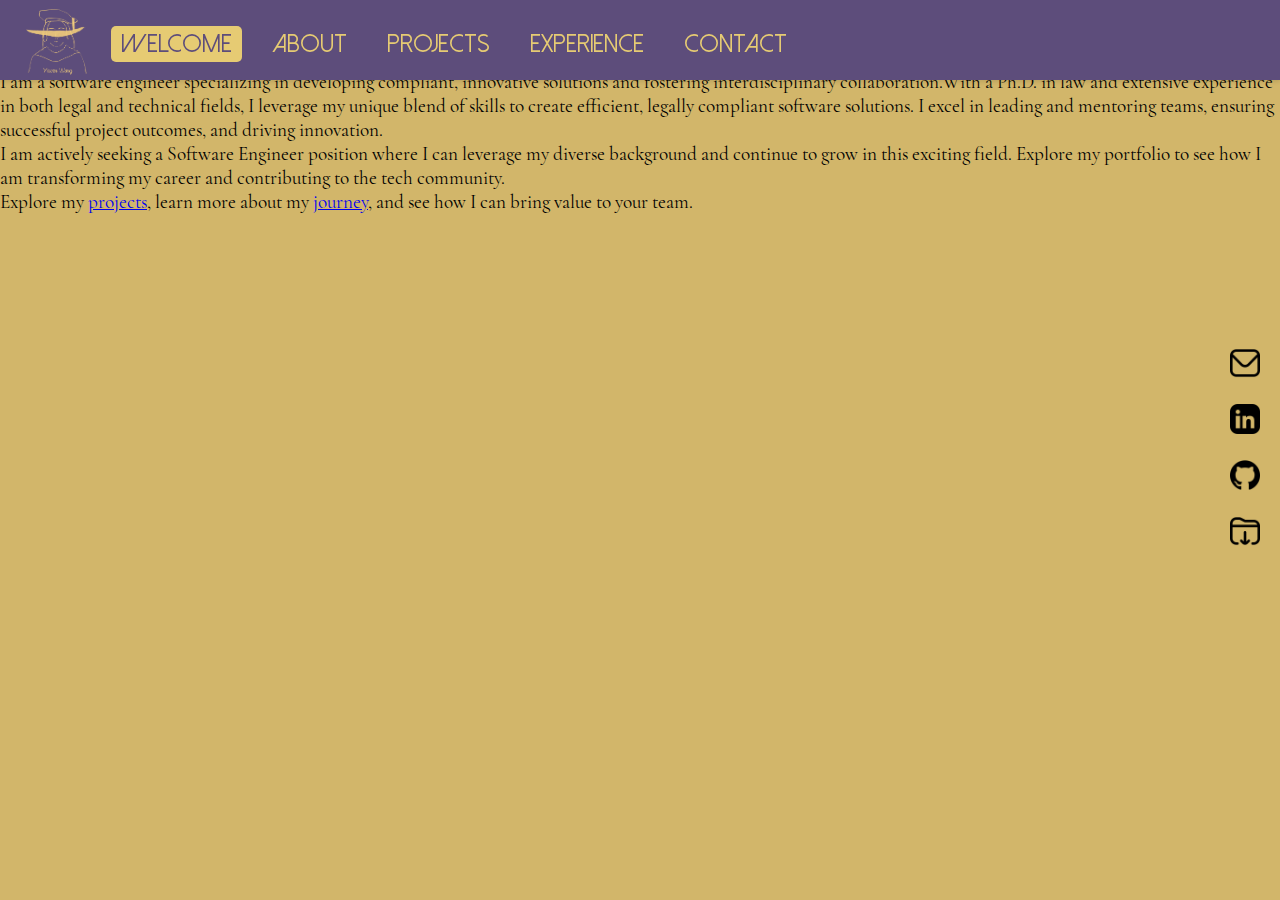
<file: index.html>
<!DOCTYPE html>
<html lang="en">

<head>
    <meta charset="UTF-8">
    <meta name="viewport" content="width=device-width, initial-scale=1.0">
    <title>Yiwen's E-Portfolio</title>
    <link rel="stylesheet" href="css/common.css">
    <link rel="stylesheet" href="css/home.css">
</head>

<body>
    <header>
        <img src="assets/logo.png" alt="Logo" class="logo">
        <div class="nav-text-container">
            <nav>
                <ul>
                    <li><a href="index.html" class="active">Welcome</a></li>
                    <li><a href="about.html">About</a></li>
                    <li><a href="projects.html">Projects</a></li>
                    <li><a href="techJourney.html">experience</a></li>
                    <li><a href="contact.html">contact</a></li>
                </ul>
            </nav>
        </div>
    </header>
    <aside>
        <a href="mailto:emelina.neu@gmail.com" data-hover="Email"><img src="assets/email.png" alt="Email"></a>
        <a href="https://www.linkedin.com/in/emelinaw/" data-hover="LinkedIn"><img src="assets/linkedin.png"
                alt="LinkedIn"></a>
        <a href="https://github.com/YiwenW312" data-hover="GitHub"><img src="assets/github.png" alt="GitHub"></a>
        <a href="assets/Yiwen_Wang_Resume.pdf" download data-hover="Download Resume"><img src="assets/document.png"
                alt="Resume"></a>
    </aside>
    <main>
        <div class="watermark"></div>
        <h1>Hi, I'm Yiwen and I'm a</h1>
        <h1-1>Software Engineer</h1-1>
        <p>
            I am a software engineer specializing in developing compliant, innovative solutions and fostering
            interdisciplinary collaboration.With a Ph.D. in law and extensive experience in both legal and technical
            fields, I leverage my unique blend of skills to create efficient, legally compliant software solutions. I
            excel in leading and mentoring teams, ensuring successful project outcomes, and driving innovation.
        </p>
        <p>
            I am actively seeking a Software Engineer position where I can leverage my diverse background and continue
            to grow in this exciting field. Explore my portfolio to see how I am transforming my career and contributing
            to the tech community.
        </p>
        <p>
            Explore my <a href="projects.html">projects</a>, learn more about my <a href="techJourney.html">journey</a>, and see how I can bring
            value to your team. 
        </p>
    </main>
</body>

</html>
</file>
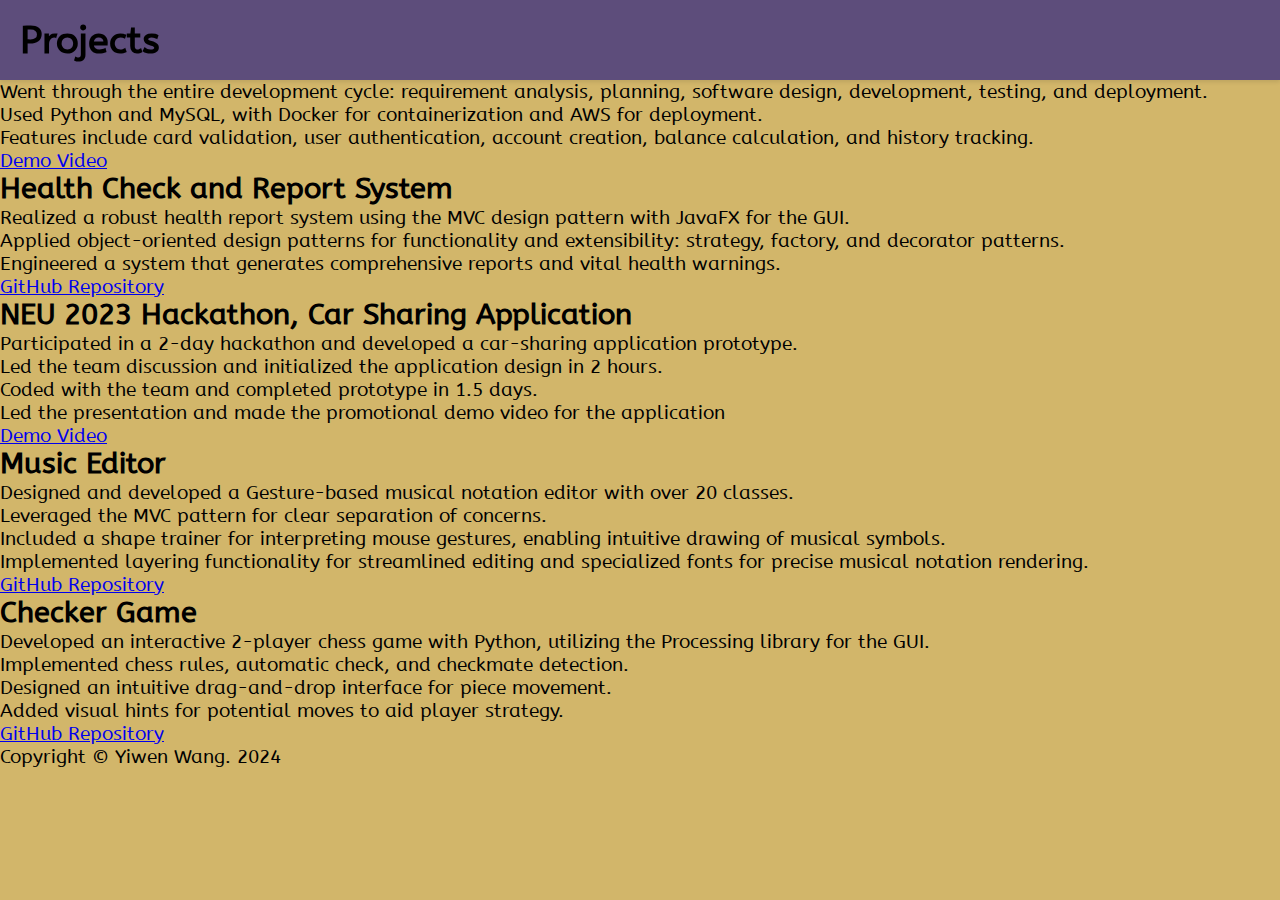
<file: projects/index.html>
<!DOCTYPE html>
<html lang="en">
<head>
    <meta charset="UTF-8">
    <meta name="viewport" content="width=device-width, initial-scale=1.0">
    <title>Yiwen's Projects</title>
    <link rel="stylesheet" href="../css/common.css">
    <link rel="stylesheet" href="../css/projects.css">
</head>
<body>

<div class="grid-container">
    <nav class="navbar">
        <a href="../index.html">Home</a>
        <a href="index.html" class="active">Projects</a>
        <a href="../contact/index.html">Contact</a>
        <a href="../additional/index.html">Fun Facts</a>
    </nav>

    <header class="header">
        <h1>Projects</h1>
    </header>

    <div class="content">
        <section class="project">
            <h2>Online Payment Platform</h2>
            <ul>
                <li>Developed an online payment platform prototype during the Foundation of Software Development course.</li>
                <li>Went through the entire development cycle: requirement analysis, planning, software design, development, testing, and deployment.</li>
                <li>Used Python and MySQL, with Docker for containerization and AWS for deployment.</li>
                <li>Features include card validation, user authentication, account creation, balance calculation, and history tracking.</li>
                <li><a href="https://www.youtube.com/watch?v=UUgq4tRaCn0" target="_blank">Demo Video</a></li>
            </ul>
        </section>
    
        <section class="project">
            <h2>Health Check and Report System</h2>
            <ul>
                <li>Realized a robust health report system using the MVC design pattern with JavaFX for the GUI.</li>
                <li>Applied object-oriented design patterns for functionality and extensibility: strategy, factory, and decorator patterns.</li>
                <li>Engineered a system that generates comprehensive reports and vital health warnings.</li>
                <li><a href="https://github.com/YiwenW312/iSeeHealth" target="_blank">GitHub Repository</a></li>
            </ul>
        </section>

        <section class="project">
            <h2>NEU 2023 Hackathon, Car Sharing Application</h2>
            <ul>
                <li>Participated in a 2-day hackathon and developed a car-sharing application prototype.</li>
                <li>Led the team discussion and initialized the application design in 2 hours. </li>
                <li>Coded with the team and completed prototype in 1.5 days.</li>
                <li>Led the presentation and made the promotional demo video for the application</li>
                <li><a href="https://youtu.be/l_4FXYJNsN4" target="_blank">Demo Video</a></li>
            </ul>
        </section>
    
        <section class="project">
            <h2>Music Editor</h2>
            <ul>
                <li>Designed and developed a Gesture-based musical notation editor with over 20 classes.</li>
                <li>Leveraged the MVC pattern for clear separation of concerns.</li>
                <li>Included a shape trainer for interpreting mouse gestures, enabling intuitive drawing of musical symbols.</li>
                <li>Implemented layering functionality for streamlined editing and specialized fonts for precise musical notation rendering.</li>
                <li><a href="https://github.com/YiwenW312/MusicEditor" target="_blank">GitHub Repository</a></li>
            </ul>
        </section>
    
        <section class="project">
            <h2>Checker Game</h2>
            <ul>
                <li>Developed an interactive 2-player chess game with Python, utilizing the Processing library for the GUI.</li>
                <li>Implemented chess rules, automatic check, and checkmate detection.</li>
                <li>Designed an intuitive drag-and-drop interface for piece movement.</li>
                <li>Added visual hints for potential moves to aid player strategy.</li>
                <li><a href="https://github.com/YiwenW312/CheckerGame" target="_blank">GitHub Repository</a></li>
            </ul>
        </section>
    </div>


    <footer class="footer">
        <p>Copyright © Yiwen Wang. 2024</p>
    </footer>
</div>

</body>
</html>
</file>
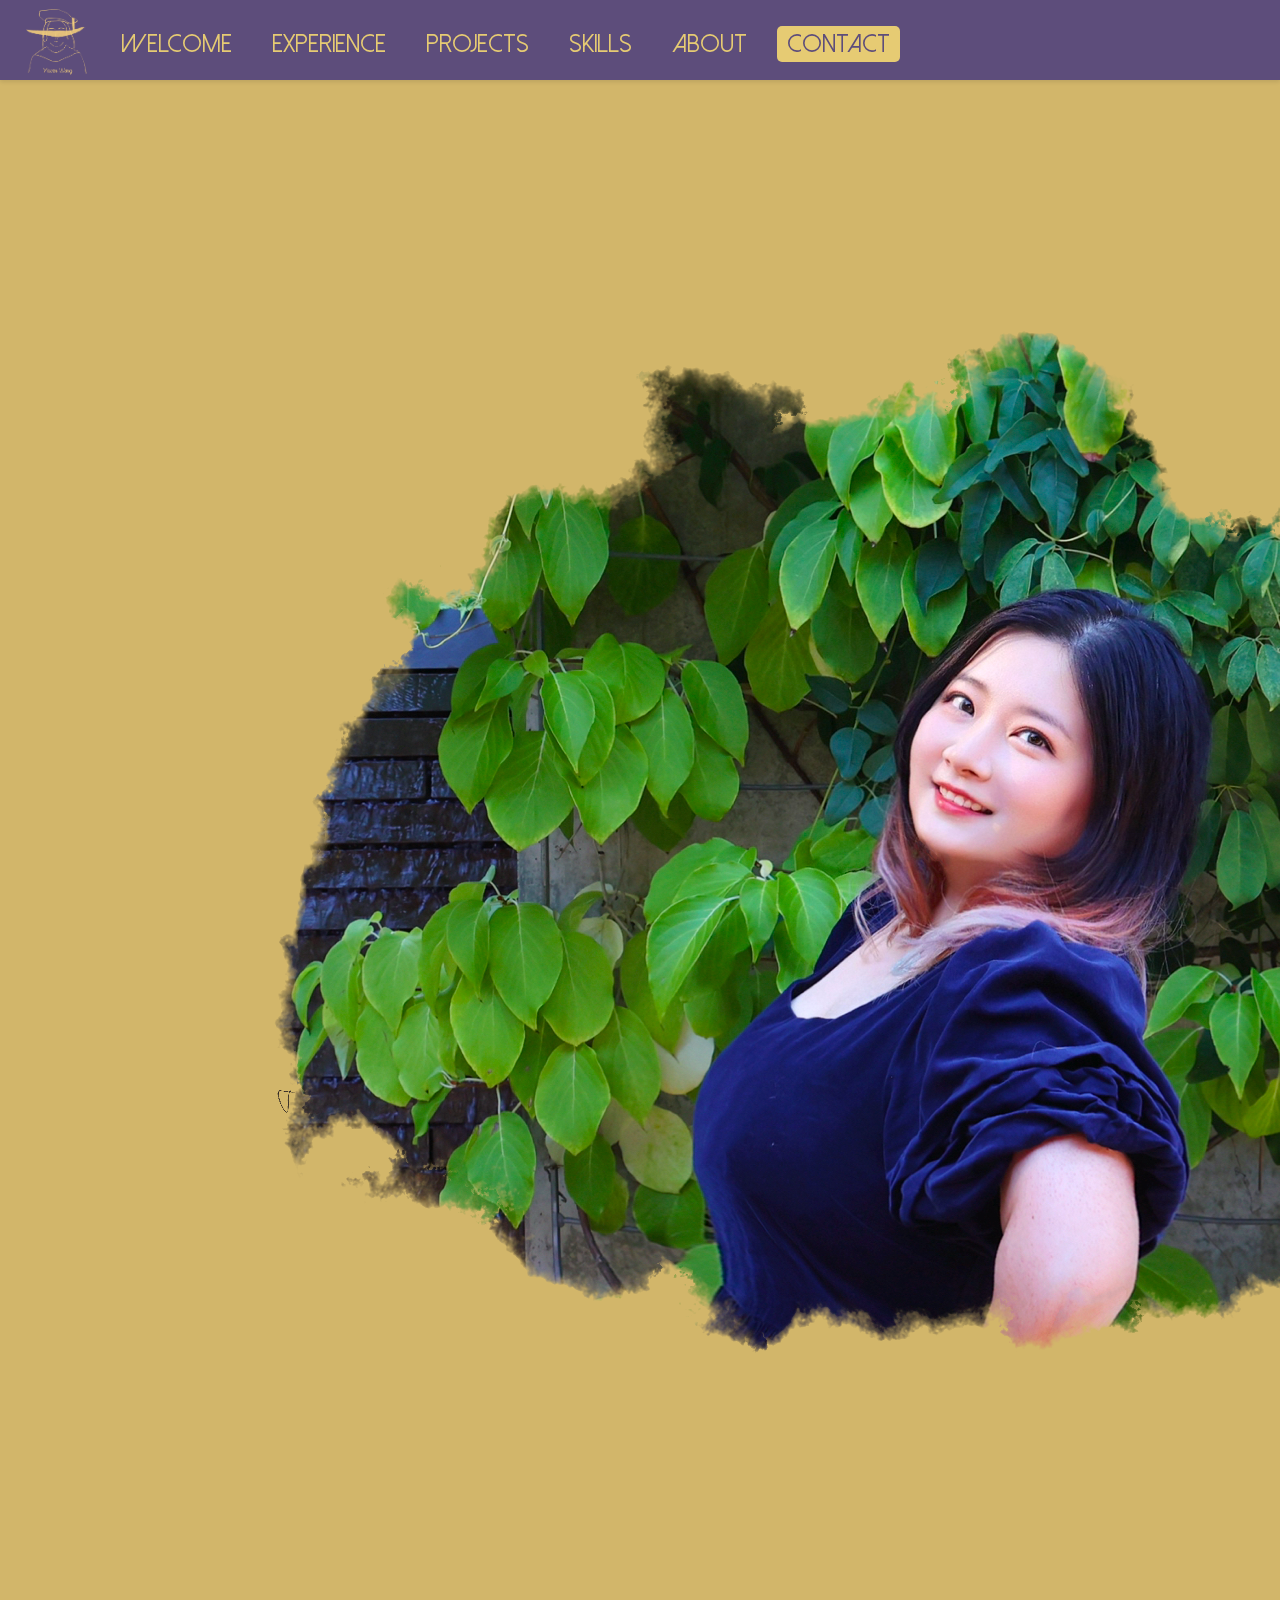
<file: contact.html>
<!DOCTYPE html>
<html lang="en">
<head>
    <meta charset="UTF-8">
    <meta name="viewport" content="width=device-width, initial-scale=1.0">
    <title>Contact Me, Hire Me</title>
    <link rel="stylesheet" href="css/common.css">
    <link rel="stylesheet" href="css/contact.css">
</head>
<body>
    <header>
        <img src="assets/logo.png" alt="Logo" class="logo">
        <div class="nav-text-container">
            <div class="menu-icon" onclick="toggleMenu()">☰</div>
            <nav>
                <ul>
                    <li><a href="index.html">Welcome</a></li>
                    <li><a href="techJourney.html">experience</a></li>
                    <li><a href="projects.html">Projects</a></li>
                    <li><a href="skills.html">skills</a></li>
                    <li><a href="about.html">About</a></li>
                    <li><a href="contact.html" class="active">contact</a></li>
                </ul>
            </nav>
            </div>
        </div>
    </header>
    <main>
        <div class="content">
            <div class="text-section">
                <h1>Keep in Touch & Hire Me!</h1>
                <button class="contact-button" onclick="window.location.href='mailto:emelina.neu@gmail.com'">Email</button>
                <button class="contact-button" onclick="window.location.href='https://www.linkedin.com/in/emelinaw/'">LinkedIn</button>
                <button class="contact-button" onclick="window.location.href='https://github.com/YiwenW312'">GitHub</button>
                <button class="contact-button" onclick="window.location.href='assets/Yiwen_Wang_Resume.pdf'">Resume</button>
            </div>
            <div class="image-section">
                <img src="assets/homepageimg.png" alt="Yiwen's Photo">
            </div>
        </div>
    </main>
    <script>
        function toggleMenu() {
            const nav = document.querySelector('nav');
            nav.classList.toggle('active');
        }
    </script>
</body>
</html>
</file>
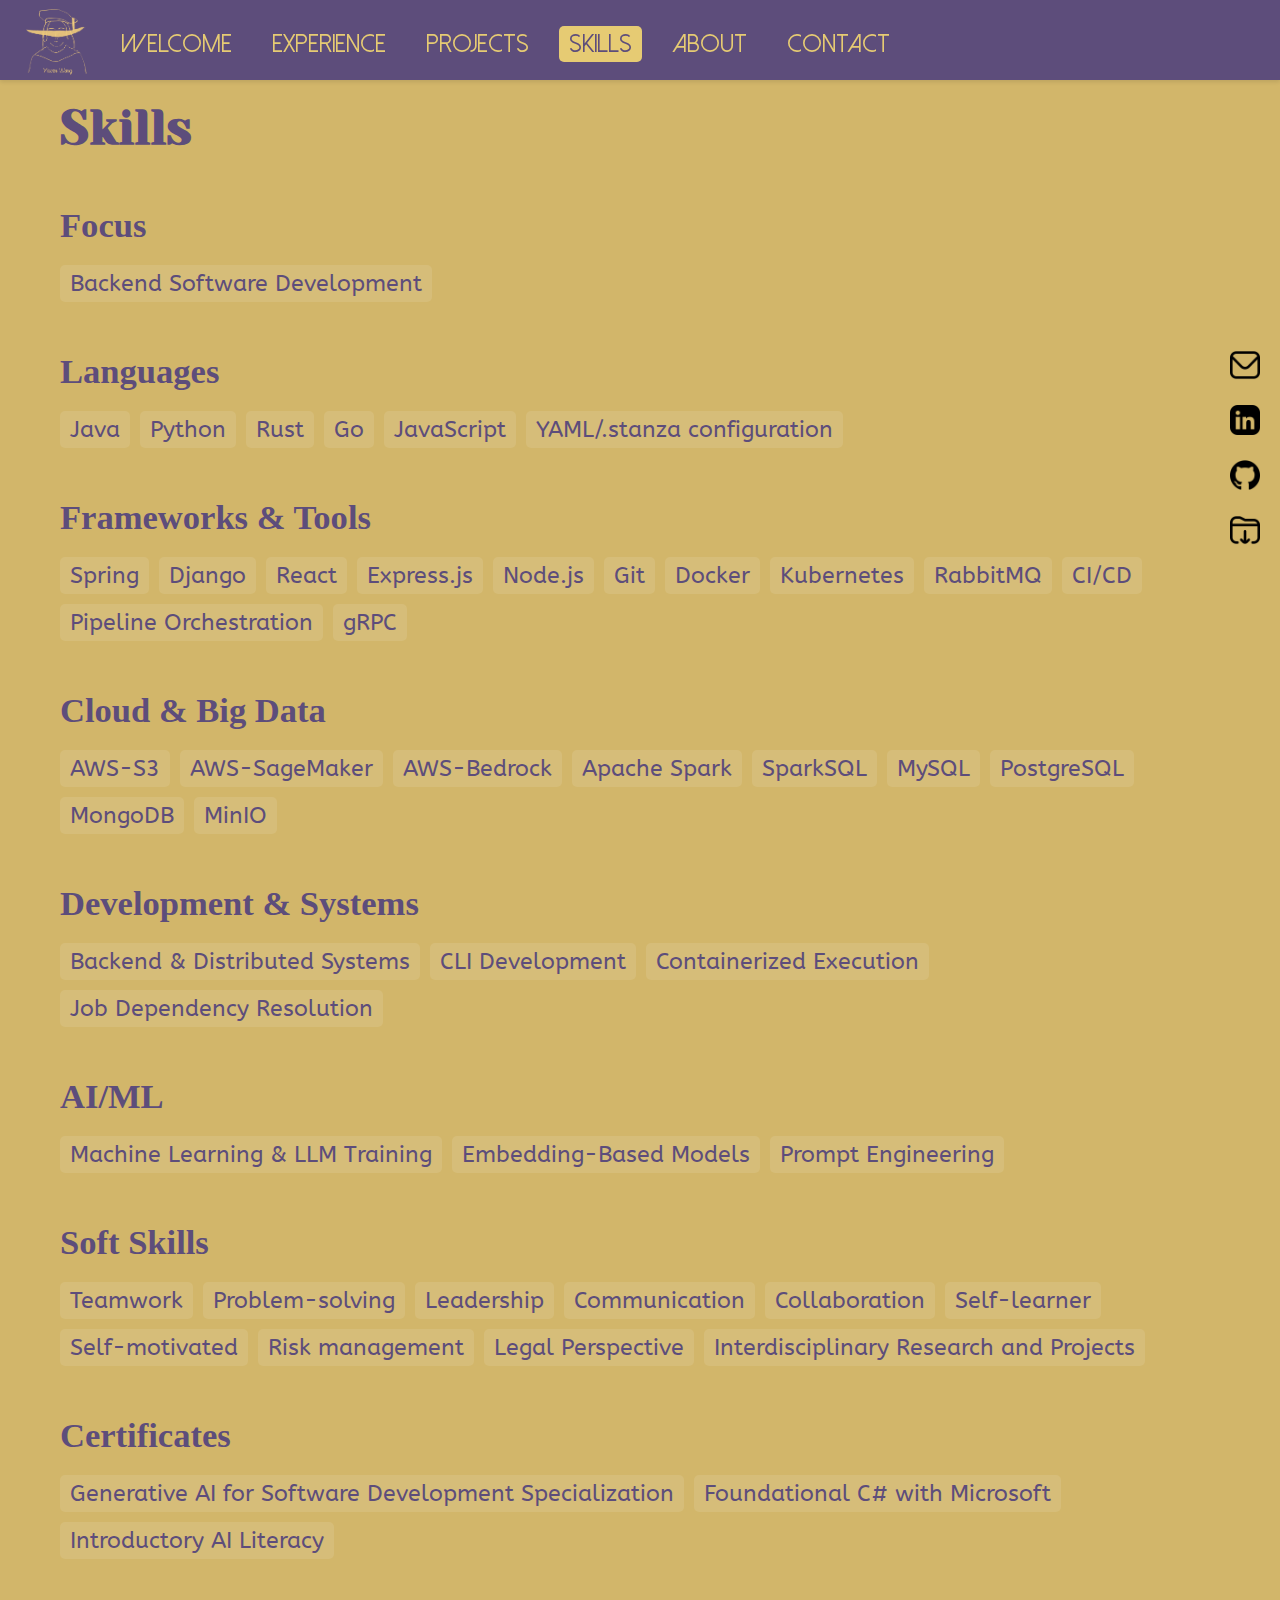
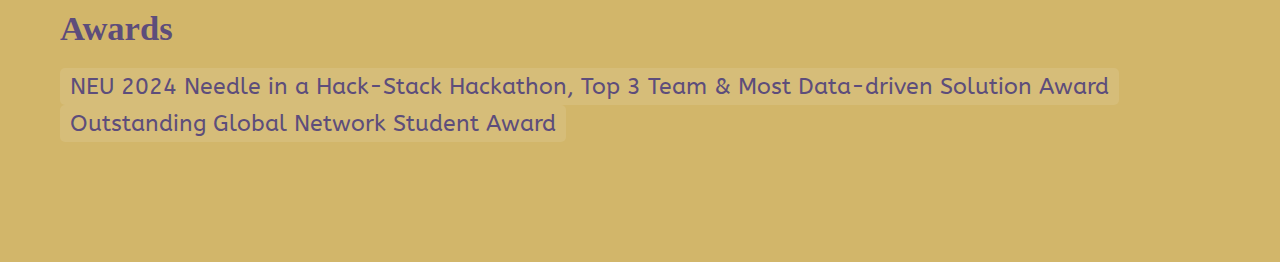
<file: skills.html>
<!DOCTYPE html>
<html lang="en">
<head>
    <meta charset="UTF-8">
    <meta name="viewport" content="width=device-width, initial-scale=1.0">
    <title>Yiwen's Skills</title>
    <link rel="stylesheet" href="css/common.css">
    <link rel="stylesheet" href="css/skills.css">
</head>
<body>
    <header>
        <img src="assets/logo.png" alt="Logo" class="logo">
        <div class="nav-text-container">
            <div class="menu-icon" onclick="toggleMenu()">☰</div>
            <nav>
                <ul>
                    <li><a href="index.html">Welcome</a></li>
                    <li><a href="techJourney.html">Experience</a></li>
                    <li><a href="projects.html">Projects</a></li>
                    <li><a href="skills.html" class="active">Skills</a></li>
                    <li><a href="about.html">About</a></li>
                    <li><a href="contact.html">Contact</a></li>
                </ul>
            </nav>
            </div>
        </div>
    </header>
    <aside>
        <a href="mailto:emelina.neu@gmail.com" data-hover="Email"><img src="assets/email.png" alt="Email"></a>
        <a href="https://www.linkedin.com/in/emelinaw/" data-hover="LinkedIn"><img src="assets/linkedin.png"
                alt="LinkedIn"></a>
        <a href="https://github.com/YiwenW312" data-hover="GitHub"><img src="assets/github.png" alt="GitHub"></a>
        <a href="assets/Yiwen_Wang_Resume.pdf" download data-hover="Download Resume"><img src="assets/document.png"
                alt="Resume"></a>
    </aside>
    <main>
        <section class="skills-section">
            <h1>Skills</h1>
            <div class="skill-category">
                <h2>Focus</h2>
                <div class="tags">
                    <span class="tag">Backend Software Development</span>
                </div>
            </div>
            <div class="skill-category">
                <h2>Languages</h2>
                <div class="tags">
                    <span class="tag">Java</span>
                    <span class="tag">Python</span>
                    <span class="tag">Rust</span>
                    <span class="tag">Go</span>
                    <span class="tag">JavaScript</span>
                    <span class="tag">YAML/.stanza configuration</span>
                </div>
            </div>
            <div class="skill-category">
                <h2>Frameworks & Tools</h2>
                <div class="tags">
                    <span class="tag">Spring</span>
                    <span class="tag">Django</span>
                    <span class="tag">React</span>
                    <span class="tag">Express.js</span>
                    <span class="tag">Node.js</span>
                    <span class="tag">Git</span>
                    <span class="tag">Docker</span>
                    <span class="tag">Kubernetes</span>
                    <span class="tag">RabbitMQ</span>
                    <span class="tag">CI/CD</span>
                    <span class="tag">Pipeline Orchestration</span>
                    <span class="tag">gRPC</span>
                </div>
            </div>
            <div class="skill-category">
                <h2>Cloud & Big Data</h2>
                <div class="tags">
                    <span class="tag">AWS-S3</span>
                    <span class="tag">AWS-SageMaker</span>
                    <span class="tag">AWS-Bedrock</span>
                    <span class="tag">Apache Spark</span>
                    <span class="tag">SparkSQL</span>
                    <span class="tag">MySQL</span>
                    <span class="tag">PostgreSQL</span>
                    <span class="tag">MongoDB</span>
                    <span class="tag">MinIO</span>
                </div>
            </div>
            <div class="skill-category">
                <h2>Development & Systems</h2>
                <div class="tags">
                    <span class="tag">Backend & Distributed Systems</span>
                    <span class="tag">CLI Development</span>
                    <span class="tag">Containerized Execution</span>
                    <span class="tag">Job Dependency Resolution</span>
                </div>
            </div>
            <div class="skill-category">
                <h2>AI/ML</h2>
                <div class="tags">
                    <span class="tag">Machine Learning & LLM Training</span>
                    <span class="tag">Embedding-Based Models</span>
                    <span class="tag">Prompt Engineering</span>
                </div>
            </div>
            <div class="skill-category">
                <h2>Soft Skills</h2>
                <div class="tags">
                    <span class="tag">Teamwork</span>
                    <span class="tag">Problem-solving</span>
                    <span class="tag">Leadership</span>
                    <span class="tag">Communication</span>
                    <span class="tag">Collaboration</span>
                    <span class="tag">Self-learner</span>
                    <span class="tag">Self-motivated</span>
                    <span class="tag">Risk management</span>
                    <span class="tag">Legal Perspective</span>
                    <span class="tag">Interdisciplinary Research and Projects</span>
                </div>
            </div>
            <div class="skill-category">
                <h2>Certificates</h2>
                <div class="tags">
                    <a href="https://coursera.org/share/cb62327fc20a6ae7ab7476b9458ed793" class="tag">Generative AI for Software Development Specialization</a>
                    <a href="https://www.freecodecamp.org/certification/emelina/foundational-c-sharp-with-microsoft" class="tag">Foundational C# with Microsoft</a>
                    <a href="https://badgr.com/public/assertions/FI8esC24RCyLAB8X1JmWig" class="tag">Introductory AI Literacy</a>
                </div>
            </div>
            <div class="skill-category">
                <h2>Awards</h2>
                <div class="tags">
                    <a href="https://www.linkedin.com/posts/northeasternuniversityseattle_northeastern-university-students-use-seattle-activity-7189677113204002816-U3R1/?utm_source=share&utm_medium=member_desktop" class="tag">NEU 2024 Needle in a Hack-Stack Hackathon, Top 3 Team & Most Data-driven Solution Award</a>
                </div>
                <div class="tags">
                    <a href="https://www.khoury.northeastern.edu/banner-year-for-khoury-students-at-2025-university-convocation-awards/" class="tag">Outstanding Global Network Student Award</a>
                </div>
            </div>
        </section>
    </main>
    <script>
        function toggleMenu() {
            const nav = document.querySelector('nav');
            nav.classList.toggle('active');
        }
    </script>
</body>
</html>
</file>
<file: css/common.css>
* {
    margin: 0;
    padding: 0;
    box-sizing: border-box;
}

@font-face {
    font-family: 'Dolce Vita';
    src: url('../fonts/DolceVita.ttf') format('truetype');
}
@font-face {
    font-family: 'Poiret One';
    src: url('../fonts/PoiretOne-Regular.ttf') format('truetype');
}
@font-face {
    font-family: 'Seaside Resort NF';
    src: url('../fonts/Seaside_Resort_NF.ttf') format('truetype');
}
@font-face {
    font-family: 'Cormorant-Regular';
    src: url('../fonts/Cormorant-Regular.ttf') format('truetype');
}
@font-face {
    font-family: 'MontserratAlternates-BlackItalic';
    src: url('../fonts/MontserratAlternates-BlackItalic.ttf') format('truetype');
}
@font-face {
    font-family: 'YesevaOne-Regular';
    src: url('../fonts/YesevaOne-Regular.ttf') format('truetype');
}
@font-face {
    font-family: 'ABeeZee-Regular';
    src: url('../fonts/ABeeZee-Regular.ttf') format('truetype');
}

body {
    font-family: 'ABeeZee-Regular';
    background-color: rgb(210, 182, 106);
    font-size: 1.2em;
}

header {
    display: flex;
    align-items: center;
    padding: 0 20px;
    background-color: rgb(93, 77, 123);
    position: fixed;
    width: 100%;
    height: 80px;
    top: 0;
    z-index: 1000;
    box-shadow: 0 2px 4px rgba(0,0,0,0.1);
}

header .logo {
    height: 95%;
    margin-top: 1px;
    padding-right: 15px;
}

header .nav-text-container {
    display: flex;
    flex-direction: column;
    align-items: flex-end;
    justify-content: space-between;
    height: 100%; 
    margin-right: auto; 
}

header nav {
    margin-top: 30px; 
}

header nav ul {
    list-style: none;
    display: flex;
    gap: 20px;
    margin: 0;
    padding: 0;
}

header nav ul li {
    margin: 0;
}

header nav ul li a {
    text-decoration: none;
    color: rgb(230, 203, 115);
    padding: 5px 10px;
    border-radius: 5px;
    font-family: 'Dolce Vita', Arial, sans-serif;
    font-size: 1.3em; 
}

header nav ul li a:hover {
    background-color: rgba(255, 215, 0, 0.2);
}

header nav ul li a.active {
    background-color: rgb(230, 203, 115);
    color: rgb(93, 77, 123);
}

.menu-icon {
    display: none;
    cursor: pointer;
    font-size: 2em;
    color: rgb(230, 203, 115);
    margin-top: 20px;
}

nav.active {
    display: block;
}

aside {
    position: fixed;
    top: 50%;
    transform: translateY(-50%);
    right: 20px;
    display: flex;
    flex-direction: column;
    gap: 20px;
}

aside a img {
    width: auto; 
    height: auto; 
    max-width: 30px; 
    max-height: 30px; 
}

aside a:hover::after {
    content: attr(data-hover);
    position: absolute;
    right: 40px; 
    background-color: rgb(93, 77, 123);
    color: rgb(230, 203, 115);
    padding: 5px 10px;
    border-radius: 5px;
    font-size: 0.7em;
    white-space: nowrap;
    z-index: 10;
}

/* Mobile responsiveness */
@media (max-width: 768px) {
    body {
        padding-top: 100px;
        font-size: 1em;
    }

    header {
        flex-direction: column;
        height: auto;
        padding: 10px 10px;
    }

    header .nav-text-container {
        margin-left:15px;
        font-size: 75%;
    }

    header .logo {
        display: none;
    }

    .menu-icon {
        display: block;
    }

    aside {
        position: fixed;
        bottom: 50%;
        top: auto;
        transform: translateY(50%);
        right: 0;
        flex-direction: column;
        justify-content: center;
        gap: 10px;
        padding: 10px;
        background: none;
    }

    aside a img {
        max-width: 20px;
        max-height: 20px;
    }

    aside a:hover::after {
        right: auto;
        left: 50px;
    }
}
</file>
<file: css/home.css>
body, html {
    font-family: 'Cormorant-Regular', sans-serif;
  }
  
  .intro::first-letter {
    font-size: 2em; 
    font-weight: 600; 
  }

  .content img, .content p {
    margin-bottom: 10px;
    margin-top: 30px;
  }
</file>
<file: css/projects.css>
@import url('common.css');
</file>
<file: css/contact.css>
.contact-container {
    display: flex;
    align-items: center;
    padding: 20px;
}

.contact-info {
    margin-left: 20px;
}

.contact-info a {
    color: #f19ec9; 
    text-decoration: none;
}

.contact-info a:hover {
    text-decoration: underline;
}

.contact-image {
    max-width: 200px;
    height: auto;
    border-radius: 10px;
}

.contact-info a, .contact-info a:visited {
    color: white; 
    text-decoration: none; 
}

@media (max-width: 768px) {
    .contact-image {
        max-width: 100px; 
        height: auto; 
        margin-bottom: 20px; 
    }

    .contact-container {
        flex-direction: column; 
        align-items: center; 
    }

    .contact-info, .contact-info a {
        font-size: 1em;
    }
}
</file>
<file: css/skills.css>
/* General styles */
.skills-section {
    padding: 100px 20px;
    max-width: 1200px;
    margin: 0 auto;
}

.skills-section h1 {
    font-family: 'YesevaOne-Regular', serif;
    font-size: 2.5em;
    color: rgb(93, 77, 123);
    margin-bottom: 40px;
    text-align: left;
}

.skill-category {
    margin-bottom: 20px;
}

.skill-category h2 {
    font-family: 'Times New Roman', serif;
    font-size: 1.8em;
    margin-top: 50px;
    font-weight: bold;
    color: rgb(93, 77, 123);
    margin-bottom: 20px;
}

.tags {
    display: flex;
    flex-wrap: wrap;
    gap: 10px;
}

.tag {
    background-color: rgb(251, 251, 251, 0.1);
    color: rgb(93, 77, 123);
    padding: 5px 10px;
    border-radius: 5px;
    font-family: 'ABeeZee-Regular';
    font-size: 1.2em;
    text-decoration: none;
}

.tag:hover {
    background-color: rgba(93, 77, 123, 0.2);
}

/* Mobile responsiveness */
@media (max-width: 768px) {
    .skills-section {
        padding: 80px 20px;
    }

    .skills-section h1 {
        font-size: 2em;
    }

    .skill-category h2 {
        font-size: 1.5em;
    }

    .tag {
        font-size: 0.9em;
        padding: 5px 8px;
    }
}
</file>
